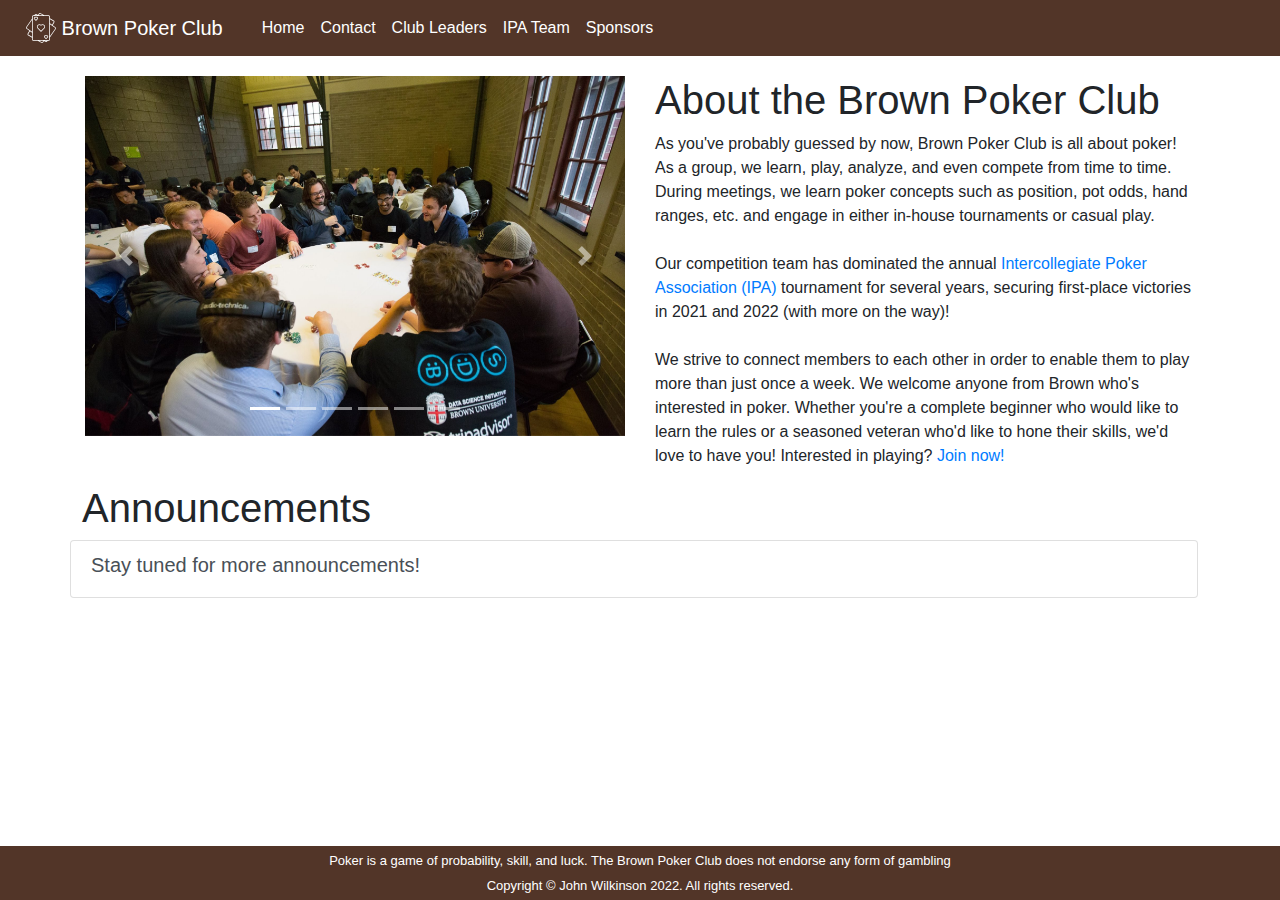
<file: index.html>
<!DOCTYPE html>
<html lang="en">

<head>
    <title>Brown Poker</title>
    <!--  <base href="C:\Users\wilkj\Desktop\brown poker website\brown-poker\">  -->
    <!-- <base href="https://wilkyrlx.github.io/brown-poker/"> -->
    <meta charset="utf-8">
    <meta name="viewport" content="width=device-width, initial-scale=1">
    <link rel="icon" type="image/x-icon" href="assets/favicon.ico">

    <!-- Required to load all resources as https-->
    <meta http-equiv="Content-Security-Policy" content="upgrade-insecure-requests">

    <!-- bootstrap -->
    <link href="https://cdn.jsdelivr.net/npm/bootstrap@5.1.3/dist/css/bootstrap.min.css" rel="stylesheet">
    <script src="https://cdn.jsdelivr.net/npm/bootstrap@5.1.3/dist/js/bootstrap.bundle.min.js"></script>

    <link rel="stylesheet" href="default.css">

    <!-- for carousel-->
    <link rel="stylesheet" href="https://maxcdn.bootstrapcdn.com/bootstrap/4.0.0/css/bootstrap.min.css" integrity="sha384-Gn5384xqQ1aoWXA+058RXPxPg6fy4IWvTNh0E263XmFcJlSAwiGgFAW/dAiS6JXm" crossorigin="anonymous">
    <script src="https://code.jquery.com/jquery-3.2.1.slim.min.js" integrity="sha384-KJ3o2DKtIkvYIK3UENzmM7KCkRr/rE9/Qpg6aAZGJwFDMVNA/GpGFF93hXpG5KkN" crossorigin="anonymous"></script>
    <script src="https://cdnjs.cloudflare.com/ajax/libs/popper.js/1.12.9/umd/popper.min.js" integrity="sha384-ApNbgh9B+Y1QKtv3Rn7W3mgPxhU9K/ScQsAP7hUibX39j7fakFPskvXusvfa0b4Q" crossorigin="anonymous"></script>
    <script src="https://maxcdn.bootstrapcdn.com/bootstrap/4.0.0/js/bootstrap.min.js" integrity="sha384-JZR6Spejh4U02d8jOt6vLEHfe/JQGiRRSQQxSfFWpi1MquVdAyjUar5+76PVCmYl" crossorigin="anonymous"></script>
    
    <!-- custom javascript -->
    <script src="scripts/main.js"></script>
    <script src="scripts/update.js"></script>

    <!-- Disable caching for development-->
    <meta http-equiv='cache-control' content='no-cache'> 
    <meta http-equiv='expires' content='0'> 
    <meta http-equiv='pragma' content='no-cache'>

</head>

<body class="d-flex flex-column min-vh-100">
    <!-- ## UNIVERSAL 2.4 ## -->
    <!-- A brown horizontal navbar that becomes vertical on small screens with hamburger -->
    <nav class="navbar navbar-expand-md">
        <a class="navbar-brand" href="index.html" style="margin-left: 10px;">
            <img src="assets/logo1.svg" width="30" height="30" class="d-inline-block align-top" alt="">
            Brown Poker Club
        </a>

        <!-- Hamburger icon. Hides on screens smaller than medium -->
        <a class="d-md-none" href="javascript:" id="hamburger" onclick="toggleMenu()">
            <img src="assets/hamburger-white.svg" width="30" height="30">
        </a>
        
        <div class="navbar-collapse container-fluid">
            <!-- Links -->
            <!-- display is none for mobile, starts hidden. Overridden by d-md-flex for medium+ screens -->
            <ul class="navbar-nav d-none d-md-flex" id="dropdown" style="display: none;">
                <li class="nav-item"><a class="nav-link" href="index.html">Home</a></li>
                <li class="nav-item"><a class="nav-link" href="contact.html">Contact</a></li>
                <li class="nav-item"><a class="nav-link" href="exec-board.html">Club Leaders</a></li>
                <li class="nav-item"><a class="nav-link" href="ipa-team.html">IPA Team</a></li>
                <li class="nav-item"><a class="nav-link" href="sponsors.html">Sponsors</a></li>
            </ul>
        </div>
    </nav>
    
    
    <!-- Bottom Text columns -->
    <div class="container">
        <div class="row">
            <div class="col-md-6 col-sm-12 col-xs-12">
                <!-- Carousel wrapper -->
                <div id="carouselExampleIndicators" class="carousel slide" data-ride="carousel">
                    <!-- carousel-indicators are the translucent tabs at the bottom of the gallery. Have one for each image -->
                    <ol class="carousel-indicators">
                        <li data-target="#carouselExampleIndicators" data-slide-to="0" class="active"></li>
                        <li data-target="#carouselExampleIndicators" data-slide-to="1"></li>
                        <li data-target="#carouselExampleIndicators" data-slide-to="2"></li>
                        <li data-target="#carouselExampleIndicators" data-slide-to="3"></li>
                        <li data-target="#carouselExampleIndicators" data-slide-to="4"></li>
                        <li data-target="#carouselExampleIndicators" data-slide-to="5"></li>
                    </ol>

                    <!-- Each carousel-inner is a picture. Can have a caption -->
                    <div class="carousel-inner">
                        <div class="carousel-item active">
                            <img class="d-block w-100" src="images/gallery/g1.jpg" alt="First slide">
                            <div class="carousel-caption d-none d-md-block">
                                <!-- #NOTE# do we want captions? -->
                                <h5></h5>
                                <p></p>
                            </div>
                        </div>
                        <div class="carousel-item">
                            <img class="d-block w-100" src="images/gallery/p2.jpg" alt="Second slide">
                        </div>
                        <div class="carousel-item">
                            <img class="d-block w-100" src="images/gallery/g3.jpg" alt="Third slide">
                        </div>
                        <div class="carousel-item">
                            <img class="d-block w-100" src="images/gallery/g4.jpg" alt="Fourth slide">
                        </div>
                        <div class="carousel-item">
                            <img class="d-block w-100" src="images/gallery/p1.jpg" alt="Fifth slide">
                        </div>
                        <div class="carousel-item">
                            <img class="d-block w-100" src="images/gallery/g2.jpg" alt="Sixth slide">
                        </div>
                    </div>
                    
                    <a class="carousel-control-prev" href="#carouselExampleIndicators" role="button" data-slide="prev">
                        <span class="carousel-control-prev-icon" aria-hidden="true"></span>
                        <span class="sr-only">Previous</span>
                    </a>
                    <a class="carousel-control-next" href="#carouselExampleIndicators" role="button" data-slide="next">
                        <span class="carousel-control-next-icon" aria-hidden="true"></span>
                        <span class="sr-only">Next</span>
                    </a>
                </div>
                <!-- Carousel wrapper -->
            </div>
            <div class="col-md-6 col-sm-12 col-xs-12">
                <h1>About the Brown Poker Club</h1>
                <p>As you've probably guessed by now, Brown Poker Club is all about poker! As a group, we learn, play,
                    analyze, and even compete from time to time. During meetings, we learn poker concepts such as
                    position, pot odds, hand ranges, etc. and engage in either in-house tournaments or casual play.
                    <br><br>Our competition team has dominated the annual <a href="https://pokeripa.com/">Intercollegiate Poker Association (IPA)</a> 
                    tournament for several years, securing first-place victories in 2021 and 2022 (with more on the way)!
                    <br><br>We strive to connect members to each other in order to enable them to play more than just
                    once a week. We welcome anyone from Brown who's interested in poker. Whether you're a complete
                    beginner who would like to learn the rules or a seasoned veteran who'd like to hone their skills,
                    we'd love to have you! Interested in playing? <a href="contact.html">Join now!</a>
                </p>
            </div>
        </div>
        <div class="row announcements">
            <h1>Announcements</h1>
            <div class="list-group" id="announcements-list">
                <!-- Empty - announcements added dynamically from announcements.txt -->
            </div>
        </div>
    </div>

    <!-- Invisible iframe, loads announcements file-->
    <iframe id="frmFile" src="announcements.txt" onload="updateAnnouncements();" style="display: none;"></iframe>

    <!-- ## UNIVERSAL 1.0 ## -->
    <!-- Footer -->
    <footer class="mt-auto">
        <div class="container">
            <p class="footer-text">Poker is a game of probability, skill, and luck. The Brown Poker Club does not endorse any form of gambling</p>
            <p class="footer-text">Copyright © John Wilkinson 2022. All rights reserved. </p>
        </div>
    </footer>

    <!-- Empty Templates -->
    <a href="javascript:;" data-type="template" class="list-group-item list-group-item-action flex-column align-items-start" style="display: none;">
        <div class="d-flex w-100 justify-content-between">
          <h5 class="mb-1">Title</h5>
          <small>Date</small>
        </div>
        <p class="mb-1">Description</p>
    </a>

    <!-- JavaScript Bundle with Popper -->
    <script src="https://cdn.jsdelivr.net/npm/bootstrap@5.2.0/dist/js/bootstrap.bundle.min.js"
        integrity="sha384-A3rJD856KowSb7dwlZdYEkO39Gagi7vIsF0jrRAoQmDKKtQBHUuLZ9AsSv4jD4Xa"
        crossorigin="anonymous"></script>
</body>

</html>
</file>
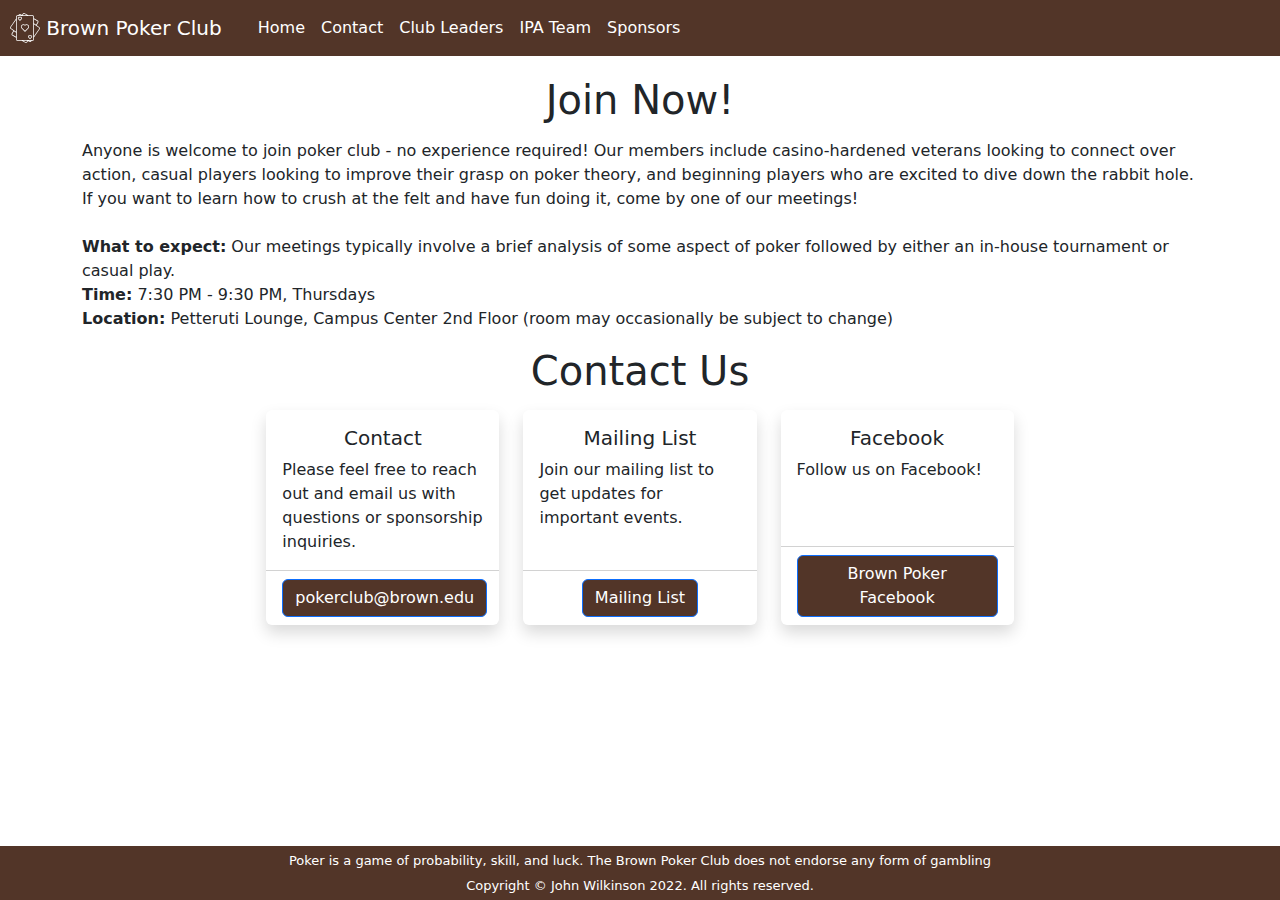
<file: contact.html>
<!DOCTYPE html>
<html lang="en">
  <head>
    <title>Join</title>
    <meta charset="utf-8" />
    <meta name="viewport" content="width=device-width, initial-scale=1" />
    <link rel="icon" type="image/x-icon" href="assets/favicon.ico" />

    <!-- bootstrap -->
    <link
      href="https://cdn.jsdelivr.net/npm/bootstrap@5.1.3/dist/css/bootstrap.min.css"
      rel="stylesheet"
    />
    <script src="https://cdn.jsdelivr.net/npm/bootstrap@5.1.3/dist/js/bootstrap.bundle.min.js"></script>

    <link rel="stylesheet" href="default.css" />

    <!-- custom javascript -->
    <script src="scripts/main.js"></script>
  </head>

  <body class="d-flex flex-column min-vh-100">
    <!-- ## UNIVERSAL 2.3 ## -->
    <!-- A brown horizontal navbar that becomes vertical on small screens with hamburger -->
    <nav class="navbar navbar-expand-md">
      <a class="navbar-brand" href="index.html" style="margin-left: 10px">
        <img
          src="assets/logo1.svg"
          width="30"
          height="30"
          class="d-inline-block align-top"
          alt=""
        />
        Brown Poker Club
      </a>

      <!-- Hamburger icon. Hides on screens smaller than medium -->
      <a
        class="d-md-none"
        href="javascript:"
        id="hamburger"
        onclick="toggleMenu()"
      >
        <img src="assets/hamburger-white.svg" width="30" height="30" />
      </a>

      <div class="navbar-collapse container-fluid">
        <!-- Links -->
        <!-- display is none for mobile, starts hidden. Overridden by d-md-flex for medium+ screens -->
        <ul
          class="navbar-nav d-none d-md-flex"
          id="dropdown"
          style="display: none"
        >
          <li class="nav-item">
            <a class="nav-link" href="index.html">Home</a>
          </li>
          <li class="nav-item">
            <a class="nav-link" href="contact.html">Contact</a>
          </li>
          <li class="nav-item">
            <a class="nav-link" href="exec-board.html">Club Leaders</a>
          </li>
          <li class="nav-item">
            <a class="nav-link" href="ipa-team.html">IPA Team</a>
          </li>
          <li class="nav-item">
            <a class="nav-link" href="sponsors.html">Sponsors</a>
          </li>
        </ul>
      </div>
    </nav>

    <div class="container">
      <div class="join">
        <h1 class="header-center">Join Now!</h1>
        <p>
          Anyone is welcome to join poker club - no experience required! Our
          members include casino-hardened veterans looking to connect over
          action, casual players looking to improve their grasp on poker theory,
          and beginning players who are excited to dive down the rabbit hole. If
          you want to learn how to crush at the felt and have fun doing it, come
          by one of our meetings!<br /><br />
          <strong>What to expect:</strong> Our meetings typically involve a
          brief analysis of some aspect of poker followed by either an in-house
          tournament or casual play. <br />
          <strong>Time:</strong> 7:30 PM - 9:30 PM, Thursdays <br />
          <strong>Location:</strong> Petteruti Lounge, Campus Center 2nd Floor
          (room may occasionally be subject to change)
        </p>
      </div>

      <h1 class="header-center">Contact Us</h1>
      <div class="small-middle-container">
        <div class="row justify-content-center">
          <div class="col-xl-3 col-md-6 mb-4">
            <div class="card border-0 shadow h-100">
              <div class="card-body">
                <h5 class="card-title text-center">Contact</h5>
                <p class="card-text">
                  Please feel free to reach out and email us with questions or
                  sponsorship inquiries.
                </p>
              </div>
              <div class="card-footer bg-transparent">
                <a
                  href="mailto:pokerclub@brown.edu"
                  class="btn btn-primary center-span"
                  >pokerclub@brown.edu</a
                >
              </div>
            </div>
          </div>
          <div class="col-xl-3 col-md-6 mb-4">
            <div class="card border-0 shadow h-100">
              <div class="card-body">
                <h5 class="card-title text-center">Mailing List</h5>
                <p class="card-text">
                  Join our mailing list to get updates for important events.
                </p>
              </div>
              <div class="card-footer bg-transparent">
                <a
                  href="https://listserv.brown.edu/cgi-bin/wa?SUBED1=POKER&A=1"
                  class="btn btn-primary center-span"
                  >Mailing List</a
                >
              </div>
            </div>
          </div>
          <div class="col-xl-3 col-md-6 mb-4">
            <div class="card border-0 shadow h-100">
              <div class="card-body">
                <h5 class="card-title text-center">Facebook</h5>
                <p class="card-text">Follow us on Facebook!</p>
              </div>
              <div class="card-footer bg-transparent">
                <a
                  href="https://www.facebook.com/BrownPokerClub/"
                  class="btn btn-primary center-span"
                  >Brown Poker Facebook</a
                >
              </div>
            </div>
          </div>
        </div>
      </div>
    </div>

    <!-- ## UNIVERSAL 1.0 ## -->
    <!-- Footer -->
    <footer class="mt-auto">
      <div class="container">
        <p class="footer-text">
          Poker is a game of probability, skill, and luck. The Brown Poker Club
          does not endorse any form of gambling
        </p>
        <p class="footer-text">
          Copyright © John Wilkinson 2022. All rights reserved.
        </p>
      </div>
    </footer>

    <!-- JavaScript Bundle with Popper -->
    <script
      src="https://cdn.jsdelivr.net/npm/bootstrap@5.2.0/dist/js/bootstrap.bundle.min.js"
      integrity="sha384-A3rJD856KowSb7dwlZdYEkO39Gagi7vIsF0jrRAoQmDKKtQBHUuLZ9AsSv4jD4Xa"
      crossorigin="anonymous"
    ></script>
  </body>
</html>
</file>
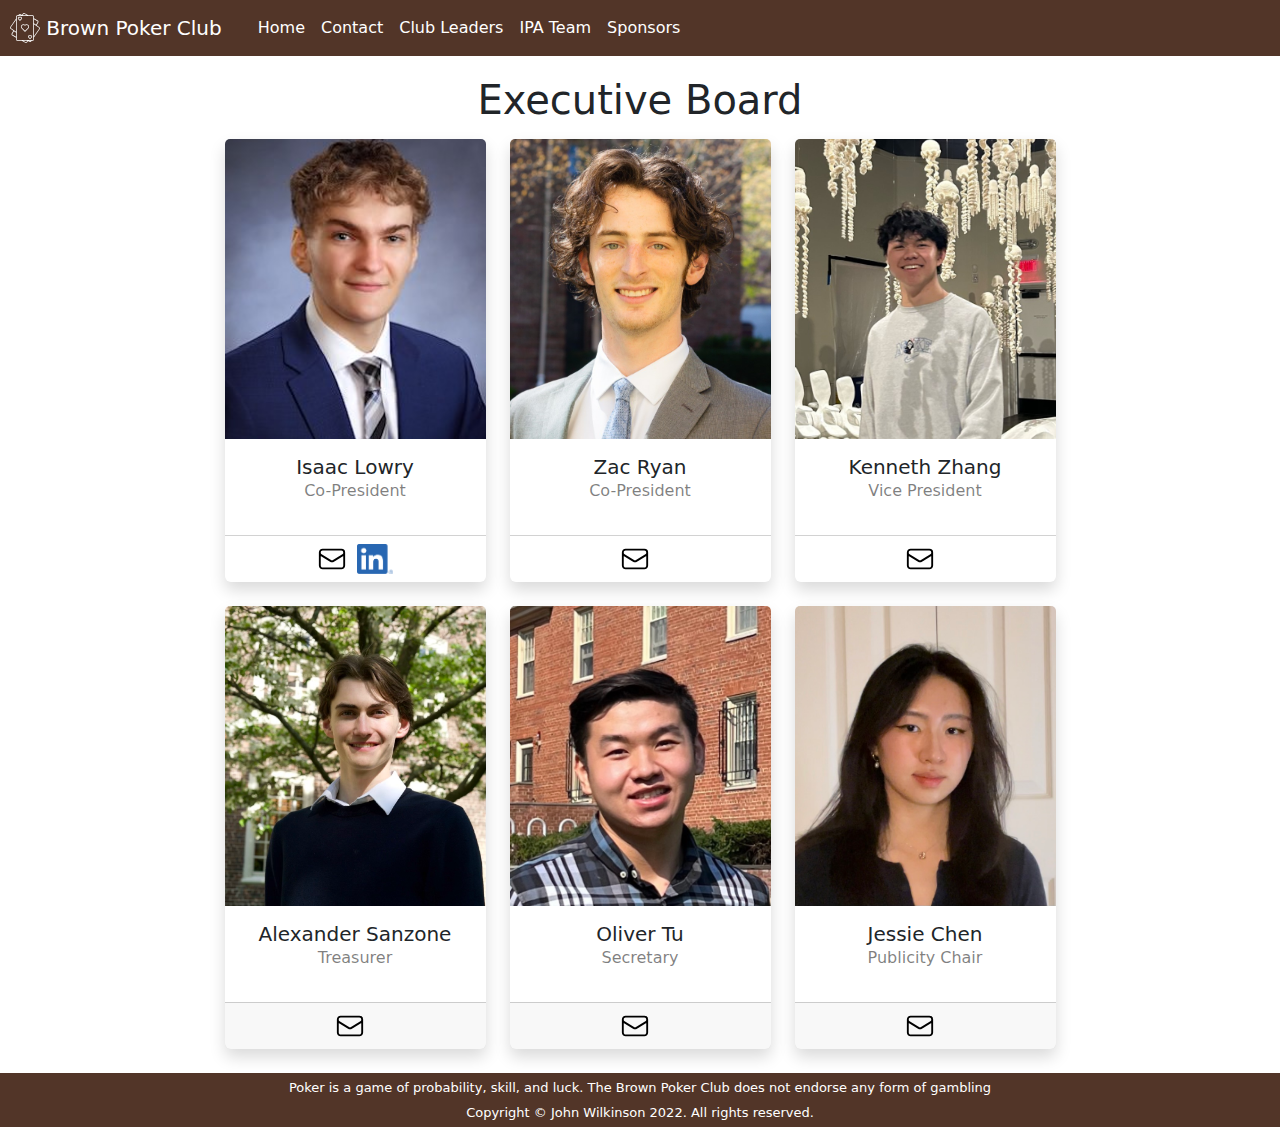
<file: exec-board.html>
<!DOCTYPE html>
<html lang="en">

<head>
    <title>Club Leadership</title>
    <meta charset="utf-8">
    <meta name="viewport" content="width=device-width, initial-scale=1">
    <link rel="icon" type="image/x-icon" href="assets/favicon.ico">

    <!-- bootstrap -->
    <link href="https://cdn.jsdelivr.net/npm/bootstrap@5.1.3/dist/css/bootstrap.min.css" rel="stylesheet">
    <script src="https://cdn.jsdelivr.net/npm/bootstrap@5.1.3/dist/js/bootstrap.bundle.min.js"></script>

    <link rel="stylesheet" href="default.css">

    <!-- custom javascript -->
    <script src="scripts/main.js"></script>
</head>

<body class="d-flex flex-column min-vh-100">
    <!-- ## UNIVERSAL 2.3 ## -->
    <!-- A brown horizontal navbar that becomes vertical on small screens with hamburger -->
    <nav class="navbar navbar-expand-md">
        <a class="navbar-brand" href="index.html" style="margin-left: 10px;">
            <img src="assets/logo1.svg" width="30" height="30" class="d-inline-block align-top" alt="">
            Brown Poker Club
        </a>

        <!-- Hamburger icon. Hides on screens smaller than medium -->
        <a class="d-md-none" href="javascript:" id="hamburger" onclick="toggleMenu()">
            <img src="assets/hamburger-white.svg" width="30" height="30">
        </a>
        
        <div class="navbar-collapse container-fluid">
            <!-- Links -->
            <!-- display is none for mobile, starts hidden. Overridden by d-md-flex for medium+ screens -->
            <ul class="navbar-nav d-none d-md-flex" id="dropdown" style="display: none;">
                <li class="nav-item"><a class="nav-link" href="index.html">Home</a></li>
                <li class="nav-item"><a class="nav-link" href="contact.html">Contact</a></li>
                <li class="nav-item"><a class="nav-link" href="exec-board.html">Club Leaders</a></li>
                <li class="nav-item"><a class="nav-link" href="ipa-team.html">IPA Team</a></li>
                <li class="nav-item"><a class="nav-link" href="sponsors.html">Sponsors</a></li>
            </ul>
        </div>
    </nav>

    <!-- Exec. board members - redone -->
    <h1 class="header-center">Executive Board</h1>
    <div class="container small-middle-container">
        <div class="row justify-content-center">
            <!-- Team Member 1 -->
            <div class="col-xl-3 col-md-6 mb-4">
                <div class="card border-0 shadow h-100">
                    <img src="images/headshots/isaac-l.jpg" class="card-img-top person-image" alt="...">
                    <div class="card-body text-center">
                        <h5 class="card-title mb-0">Isaac Lowry</h5>
                        <div class="card-text text-black-50">Co-President</div>
                        <p>
                        </p>
                    </div>
                    <div class="card-footer bg-transparent">
                        <span class="person-span">
                            <a class="mail" href="mailto:isaac_lowry@brown.edu">
                                <img src="assets/mail.svg" width="30" height="30">
                            </a>
                            <a class="linkedin" href="https://www.linkedin.com/in/isaac-lowry/">
                                <img src="assets/linkedin.png" height="30">
                            </a>
                        </span>
                    </div>
                </div>
            </div>
            <!-- Team Member 2 -->
            <div class="col-xl-3 col-md-6 mb-4">
                <div class="card border-0 shadow h-100">
                    <img src="images/headshots/zac-r.jpg" class="card-img-top person-image" alt="...">
                    <div class="card-body text-center">
                        <h5 class="card-title mb-0">Zac Ryan</h5>
                        <div class="card-text text-black-50">Co-President</div>
                        <p>
                        </p>
                    </div>
                    <div class="card-footer bg-transparent">
                        <span class="person-span">
                            <a class="mail" href="mailto:zachary_chiet@brown.edu">
                                <img src="assets/mail.svg" width="30" height="30">
                            </a>
                        </span>
                    </div>
                </div>
            </div>
            <!-- Team Member 3 -->
            <div class="col-xl-3 col-md-6 mb-4">
                <div class="card border-0 shadow h-100">
                    <img src="images/headshots/kenny-z.jpg" class="card-img-top person-image" alt="...">
                    <div class="card-body text-center">
                        <h5 class="card-title mb-0">Kenneth Zhang</h5>
                        <div class="card-text text-black-50">Vice President</div>
                        <p>
                        </p>
                    </div>
                    <div class="card-footer bg-transparent">
                        <span class="person-span">
                            <a class="mail" href="mailto:kenneth_zhang@brown.edu">
                                <img src="assets/mail.svg" width="30" height="30">
                            </a>
                        </span>
                    </div>
                </div>
            </div>
        </div>
        <div class="row justify-content-center">
            <!-- Team Member 4 -->
            <div class="col-xl-3 col-md-6 mb-4">
                <div class="card border-0 shadow h-100">
                    <img src="images/headshots/alex-s.jpg" class="card-img-top person-image" alt="...">
                    <div class="card-body text-center">
                        <h5 class="card-title mb-0">Alexander Sanzone</h5>
                        <div class="card-text text-black-50">Treasurer</div>
                        <p>
                        </p>
                    </div>
                    <div class="card-footer">
                        <span class="person-span">
                            <a class="mail" href="mailto:alexander_sanzone@brown.edu">
                                <img src="assets/mail.svg" width="30" height="30">
                            </a>
                        </span>
                    </div>
                </div>
            </div>
            <!-- Team Member 5 -->
            <div class="col-xl-3 col-md-6 mb-4">
                <div class="card border-0 shadow h-100">
                    <img src="images/headshots/oliver-t.jpg" class="card-img-top person-image" alt="...">
                    <div class="card-body text-center">
                        <h5 class="card-title mb-0">Oliver Tu</h5>
                        <div class="card-text text-black-50">Secretary</div>
                        <p>
                        </p>
                    </div>
                    <div class="card-footer">
                        <span class="person-span">
                            <a class="mail" href="mailto:oliver_tu@brown.edu">
                                <img src="assets/mail.svg" width="30" height="30">
                            </a>
                        </span>
                    </div>
                </div>
            </div>
            <!-- Team Member 6 -->
            <div class="col-xl-3 col-md-6 mb-4">
                <div class="card border-0 shadow h-100">
                    <img src="images/headshots/jessie-c.jpg" class="card-img-top person-image" alt="...">
                    <div class="card-body text-center">
                        <h5 class="card-title mb-0">Jessie Chen</h5>
                        <div class="card-text text-black-50">Publicity Chair</div>
                        <p>
                        </p>
                    </div>
                    <div class="card-footer">
                        <span class="person-span">
                            <a class="mail" href="mailto:jessie_s_chen@brown.edu">
                                <img src="assets/mail.svg" width="30" height="30">
                            </a>
                        </span>
                    </div>
                </div>
            </div>
            
        </div>
    </div>    

    <!-- ## UNIVERSAL 1.0 ## -->
    <!-- Footer -->
    <footer class="mt-auto">
        <div class="container">
            <p class="footer-text">Poker is a game of probability, skill, and luck. The Brown Poker Club does not endorse any form of gambling</p>
            <p class="footer-text">Copyright © John Wilkinson 2022. All rights reserved. </p>
        </div>
    </footer>

    <!-- JavaScript Bundle with Popper -->
    <script src="https://cdn.jsdelivr.net/npm/bootstrap@5.2.0/dist/js/bootstrap.bundle.min.js"
        integrity="sha384-A3rJD856KowSb7dwlZdYEkO39Gagi7vIsF0jrRAoQmDKKtQBHUuLZ9AsSv4jD4Xa"
        crossorigin="anonymous"></script>
</body>

</html>
</file>
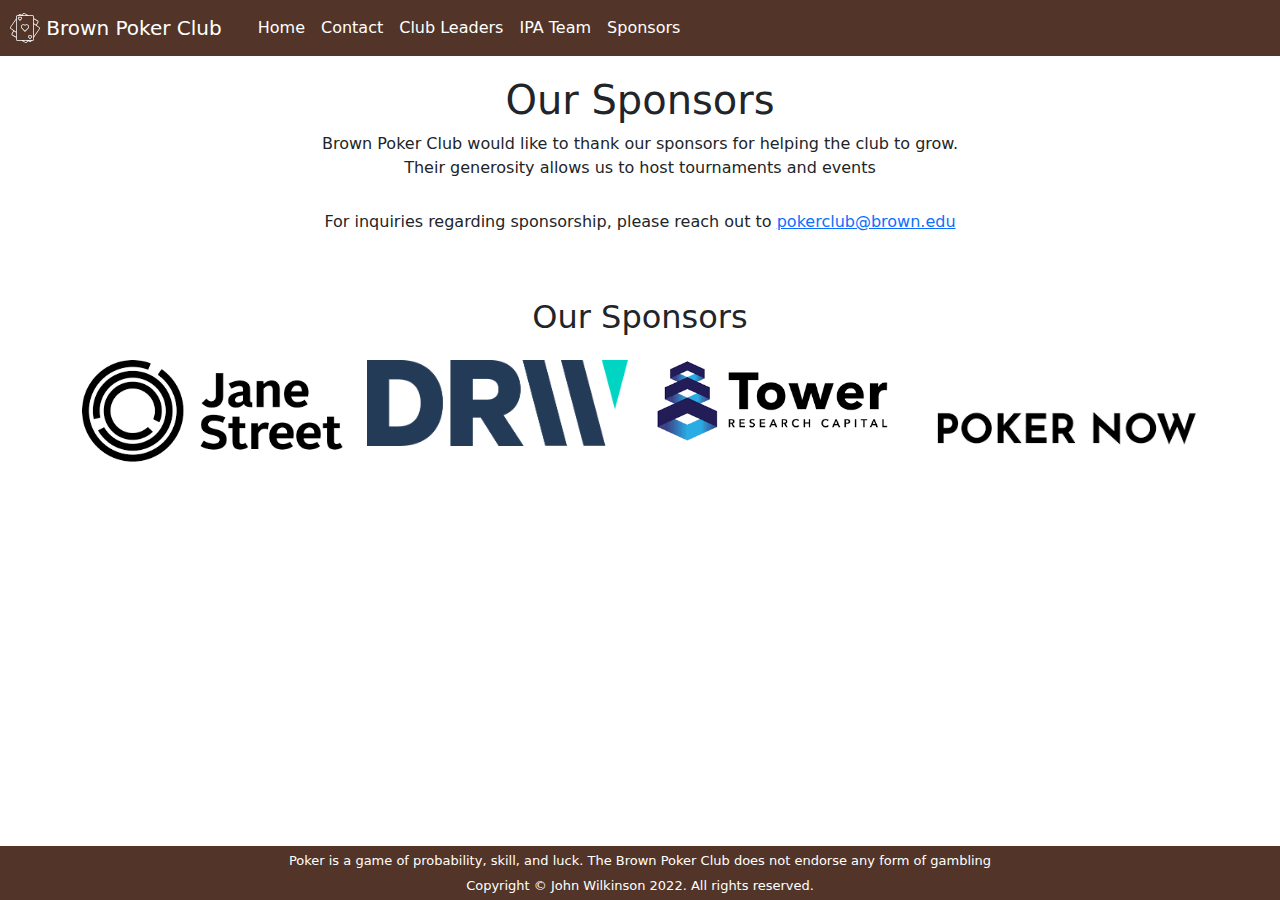
<file: sponsors.html>
<!DOCTYPE html>
<html lang="en">
  <head>
    <title>Sponsors</title>
    <meta charset="utf-8" />
    <meta name="viewport" content="width=device-width, initial-scale=1" />
    <link rel="icon" type="image/x-icon" href="assets/favicon.ico" />

    <!-- bootstrap -->
    <link
      href="https://cdn.jsdelivr.net/npm/bootstrap@5.1.3/dist/css/bootstrap.min.css"
      rel="stylesheet"
    />
    <script src="https://cdn.jsdelivr.net/npm/bootstrap@5.1.3/dist/js/bootstrap.bundle.min.js"></script>

    <link rel="stylesheet" href="default.css" />

    <!-- custom javascript -->
    <script src="scripts/main.js"></script>
  </head>

  <body class="d-flex flex-column min-vh-100">
    <!-- ## UNIVERSAL 2.3 ## -->
    <!-- A brown horizontal navbar that becomes vertical on small screens with hamburger -->
    <nav class="navbar navbar-expand-md">
      <a class="navbar-brand" href="index.html" style="margin-left: 10px">
        <img
          src="assets/logo1.svg"
          width="30"
          height="30"
          class="d-inline-block align-top"
          alt=""
        />
        Brown Poker Club
      </a>

      <!-- Hamburger icon. Hides on screens smaller than medium -->
      <a
        class="d-md-none"
        href="javascript:"
        id="hamburger"
        onclick="toggleMenu()"
      >
        <img src="assets/hamburger-white.svg" width="30" height="30" />
      </a>

      <div class="navbar-collapse container-fluid">
        <!-- Links -->
        <!-- display is none for mobile, starts hidden. Overridden by d-md-flex for medium+ screens -->
        <ul
          class="navbar-nav d-none d-md-flex"
          id="dropdown"
          style="display: none"
        >
          <li class="nav-item">
            <a class="nav-link" href="index.html">Home</a>
          </li>
          <li class="nav-item">
            <a class="nav-link" href="contact.html">Contact</a>
          </li>
          <li class="nav-item">
            <a class="nav-link" href="exec-board.html">Club Leaders</a>
          </li>
          <li class="nav-item">
            <a class="nav-link" href="ipa-team.html">IPA Team</a>
          </li>
          <li class="nav-item">
            <a class="nav-link" href="sponsors.html">Sponsors</a>
          </li>
        </ul>
      </div>
    </nav>

    <div class="container">
      <h1 class="text-center">Our Sponsors</h1>
      <p class="text-center">
        Brown Poker Club would like to thank our sponsors for helping the club
        to grow.<br />Their generosity allows us to host tournaments and events
      </p>
      <p class="text-center" style="margin-top: 30px">
        For inquiries regarding sponsorship, please reach out to
        <a href="mailto:pokerclub@brown.edu">pokerclub@brown.edu</a>
      </p>
    </div>

    <!-- Sponsors -->
    <div class="container text-center">
      <h2 class="mt-5">Our Sponsors</h2>
      <div class="row justify-content-center mt-4">
        <div class="col-md-3 col-6">
          <img src="images/sponsors/js-logo.png" class="img-fluid" alt="JS Logo" />
        </div>
        <div class="col-md-3 col-6">
          <img src="images/sponsors/drw-logo.png" class="img-fluid" alt="DRW Logo" />
        </div>
        <div class="col-md-3 col-6">
          <img src="images/sponsors/tower-logo.png" class="img-fluid" alt="Tower Logo" />
        </div>
        <div class="col-md-3 col-6">
          <img src="images/sponsors/pokernow-logo.png" class="img-fluid" alt="PokerNow Logo" />
        </div>
      </div>
    </div>

    <!-- ## UNIVERSAL 1.0 ## -->
    <!-- Footer -->
    <footer class="mt-auto">
      <div class="container">
        <p class="footer-text">
          Poker is a game of probability, skill, and luck. The Brown Poker Club
          does not endorse any form of gambling
        </p>
        <p class="footer-text">
          Copyright © John Wilkinson 2022. All rights reserved.
        </p>
      </div>
    </footer>

    <!-- JavaScript Bundle with Popper -->
    <script
      src="https://cdn.jsdelivr.net/npm/bootstrap@5.2.0/dist/js/bootstrap.bundle.min.js"
      integrity="sha384-A3rJD856KowSb7dwlZdYEkO39Gagi7vIsF0jrRAoQmDKKtQBHUuLZ9AsSv4jD4Xa"
      crossorigin="anonymous"
    ></script>
  </body>
</html>
</file>
<file: default.css>
/* General */
html,
body {
    overflow-x: hidden;
}

body {
    position: relative
}

.header-center {
    margin: auto;
    margin-bottom: 15px;
    text-align: center;
}

.sponsor-header-center {
    margin: auto;
    margin-top: 80px;
    margin-bottom: 0px;
    text-align: center;
}


/* person tabs on the exec-board page */
.small-middle-container {
    margin: auto;
    width: 90%;
}

.person-image {
    height: 300px;
    object-fit: cover;
    transition: transform .2s; /* Animation */
    margin: 0 auto;
}

.person-image:hover {
    transform: scale(1.1); /* (150% zoom - Note: if the zoom is too large, it will go outside of the viewport) */
  }

.center-span, .person-span {
    display: table;
    margin: 0 auto;
}

.mail {
    display: inline-block;
    margin-right: 10px;
}

.linkedin {
    display: inline-block;
}


/* navbar */
.navbar {
    background-color: #523528;
    margin-bottom: 20px;
}

.navbar-brand,
.nav-link {
    color: white;
}

#hamburger {
    margin-right: 10px;
    display: inline-block;
}

/* footer */
footer {
    background-color: #523528;
}

.footer-text {
    color: white;
    text-align: center;
    margin-top: 5px;
    margin-bottom: 5px;
    font-size: small;
}

/* announcements */
.announcements {
    margin-bottom: 20px;
}

/* sponsors */
#gold-logo {
    object-fit: contain;
    margin-left: 5px;
    margin-top: 5%;
}

#sig-logo {
    object-fit: contain;
    margin-right: 5px;
}

/* contact */
.btn-primary, .btn-primary:hover, .btn-primary:active, .btn-primary:visited {
    background-color: #523528 !important;
}
</file>
